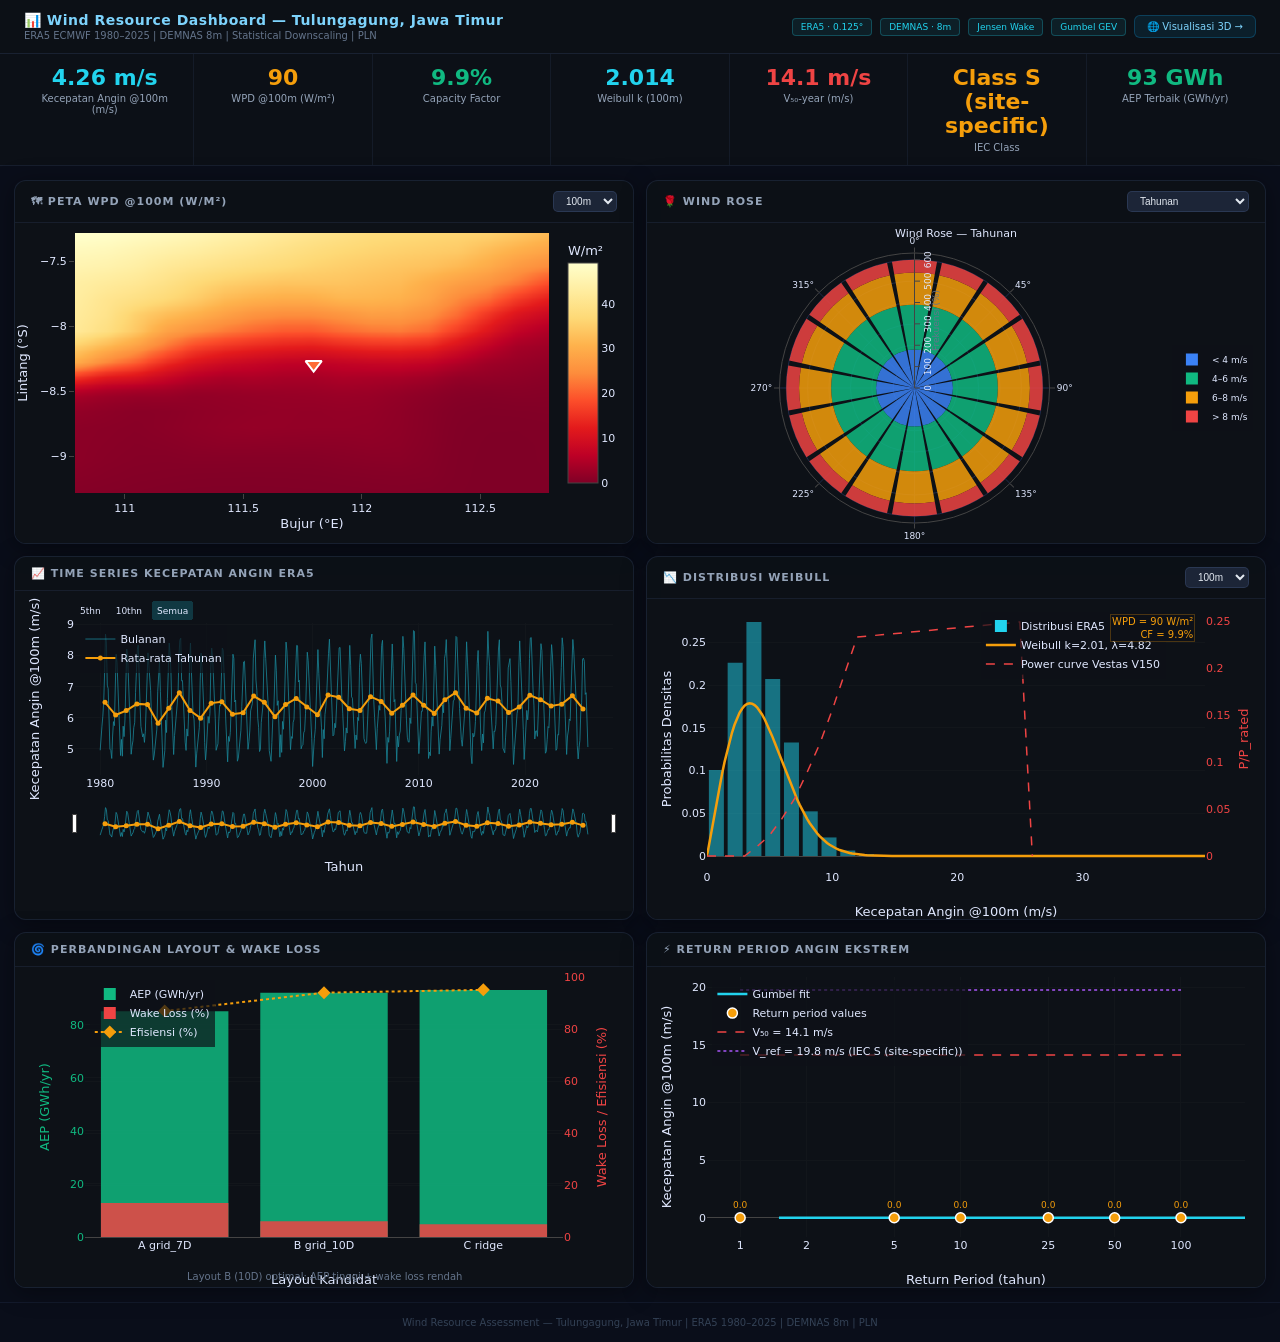
<file: visualization/dashboard.html>
<!DOCTYPE html>
<html lang="id">
<head>
<meta charset="UTF-8">
<meta name="viewport" content="width=device-width, initial-scale=1.0">
<title>Wind Resource Dashboard — Tulungagung PLN | ERA5 + DEMNAS</title>
<meta name="description" content="Dashboard interaktif kajian sumber daya angin Tulungagung. WPD map, wind rose, Weibull, wake loss, return period — ERA5 1980–2025 + DEMNAS 8m.">
<script src="https://cdn.plot.ly/plotly-2.34.0.min.js"></script>
<script src="data_bundle.js"></script>
<style>
  *{margin:0;padding:0;box-sizing:border-box}
  body{background:#0a0e1a;font-family:'Segoe UI',system-ui,sans-serif;color:#e0e8ff;min-height:100vh}

  /* ── Header ──────────────────────────────────────────────────── */
  #topbar{
    background:rgba(13,17,23,.97);border-bottom:1px solid rgba(100,130,200,.15);
    padding:12px 24px;display:flex;align-items:center;justify-content:space-between;
    position:sticky;top:0;z-index:100;backdrop-filter:blur(16px)
  }
  #topbar h1{font-size:14px;font-weight:700;color:#7dd3fc;letter-spacing:.5px}
  #topbar .sub{font-size:10px;color:#64748b;margin-top:2px}
  #badge-row{display:flex;gap:8px;align-items:center}
  .badge{
    font-size:9px;color:#22d3ee;background:rgba(34,211,238,.08);
    border:1px solid rgba(34,211,238,.25);border-radius:4px;padding:3px 8px
  }
  #btn-3d{
    font-size:10px;color:#7dd3fc;background:rgba(14,165,233,.1);
    border:1px solid rgba(14,165,233,.25);border-radius:6px;
    padding:5px 12px;text-decoration:none;transition:all .2s
  }
  #btn-3d:hover{background:rgba(14,165,233,.2)}

  /* ── KPI bar ─────────────────────────────────────────────────── */
  #kpi-bar{
    display:flex;gap:0;border-bottom:1px solid rgba(100,130,200,.12);
    background:rgba(13,17,23,.85);padding:0 16px;overflow-x:auto
  }
  .kpi{
    flex:1;min-width:120px;padding:12px 16px;border-right:1px solid rgba(100,130,200,.1);
    text-align:center
  }
  .kpi:last-child{border-right:none}
  .kpi-val{font-size:22px;font-weight:700;color:#22d3ee;line-height:1.1}
  .kpi-unit{font-size:10px;color:#64748b;margin-left:2px}
  .kpi-lbl{font-size:10px;color:#94a3b8;margin-top:3px}
  .kpi-val.gold{color:#f59e0b}
  .kpi-val.green{color:#10b981}
  .kpi-val.red{color:#ef4444}

  /* ── Grid ────────────────────────────────────────────────────── */
  #dashboard{
    display:grid;
    grid-template-columns:1fr 1fr;
    grid-template-rows:auto auto auto;
    gap:12px;padding:14px;
    max-width:1600px;margin:0 auto
  }
  .panel{
    background:rgba(13,17,23,.9);border:1px solid rgba(100,130,200,.15);
    border-radius:12px;overflow:hidden;
    box-shadow:0 4px 24px rgba(0,0,0,.4)
  }
  .panel-header{
    padding:10px 16px;border-bottom:1px solid rgba(100,130,200,.12);
    display:flex;align-items:center;justify-content:space-between
  }
  .panel-title{font-size:11px;font-weight:700;color:#94a3b8;text-transform:uppercase;letter-spacing:1px}
  .panel-controls{display:flex;gap:8px}
  .panel-controls select{
    background:rgba(30,41,59,.9);border:1px solid rgba(100,130,200,.2);
    color:#e2e8f0;padding:3px 8px;border-radius:5px;font-size:10px;cursor:pointer
  }
  .plot-container{width:100%;height:320px}
  .plot-container.tall{height:380px}

  /* ── Demo Banner ──────────────────────────────────────────────── */
  #demo-banner{
    display:none;background:linear-gradient(90deg,rgba(239,68,68,.12),rgba(245,158,11,.12));
    border-bottom:1px solid rgba(239,68,68,.25);padding:8px 24px;
    text-align:center;font-size:11px;color:#fcd34d
  }

  /* ── Footer ──────────────────────────────────────────────────── */
  #footer{
    text-align:center;padding:14px;color:#334155;font-size:10px;
    border-top:1px solid rgba(100,130,200,.1)
  }

  /* ── Loading ─────────────────────────────────────────────────── */
  #load-overlay{
    position:fixed;inset:0;background:#0a0e1a;
    display:flex;flex-direction:column;align-items:center;justify-content:center;
    z-index:999
  }
  .load-spinner{
    width:44px;height:44px;border-radius:50%;
    border:3px solid rgba(125,211,252,.12);border-top-color:#7dd3fc;
    animation:spin 1s linear infinite;margin-bottom:14px
  }
  @keyframes spin{to{transform:rotate(360deg)}}

  /* Scrollbar */
  ::-webkit-scrollbar{width:6px;height:6px}
  ::-webkit-scrollbar-track{background:#0a0e1a}
  ::-webkit-scrollbar-thumb{background:#1e2a4a;border-radius:3px}
</style>
</head>
<body>

<!-- Loading -->
<div id="load-overlay">
  <div class="load-spinner"></div>
  <div style="color:#7dd3fc;font-size:14px;margin-bottom:6px">Memuat Dashboard…</div>
  <div style="color:#64748b;font-size:11px">Wind Resource Assessment — Tulungagung</div>
</div>

<!-- Demo Banner -->
<div id="demo-banner">⚠️ DEMO MODE — Data visualisasi menggunakan nilai sintetis. Jalankan pipeline Python untuk menggunakan data ERA5 aktual.</div>

<!-- Topbar -->
<div id="topbar">
  <div>
    <h1>📊 Wind Resource Dashboard — Tulungagung, Jawa Timur</h1>
    <div class="sub">ERA5 ECMWF 1980–2025 | DEMNAS 8m | Statistical Downscaling | PLN</div>
  </div>
  <div class="badge-row" style="display:flex;gap:8px;align-items:center">
    <span class="badge">ERA5 · 0.125°</span>
    <span class="badge">DEMNAS · 8m</span>
    <span class="badge">Jensen Wake</span>
    <span class="badge">Gumbel GEV</span>
    <a id="btn-3d" href="index.html">🌐 Visualisasi 3D →</a>
  </div>
</div>

<!-- KPI Bar -->
<div id="kpi-bar">
  <div class="kpi"><div class="kpi-val" id="kpi-wspd">--</div><div class="kpi-lbl">Kecepatan Angin @100m (m/s)</div></div>
  <div class="kpi"><div class="kpi-val gold" id="kpi-wpd">--</div><div class="kpi-lbl">WPD @100m (W/m²)</div></div>
  <div class="kpi"><div class="kpi-val green" id="kpi-cf">--%</div><div class="kpi-lbl">Capacity Factor</div></div>
  <div class="kpi"><div class="kpi-val" id="kpi-k">--</div><div class="kpi-lbl">Weibull k (100m)</div></div>
  <div class="kpi"><div class="kpi-val red" id="kpi-v50">--</div><div class="kpi-lbl">V₅₀-year (m/s)</div></div>
  <div class="kpi"><div class="kpi-val gold" id="kpi-iec">--</div><div class="kpi-lbl">IEC Class</div></div>
  <div class="kpi"><div class="kpi-val green" id="kpi-aep">--</div><div class="kpi-lbl">AEP Terbaik (GWh/yr)</div></div>
</div>

<!-- Dashboard Grid -->
<div id="dashboard">

  <!-- Panel 1: WPD Heatmap -->
  <div class="panel">
    <div class="panel-header">
      <span class="panel-title">🗺 Peta WPD @100m (W/m²)</span>
      <div class="panel-controls">
        <select id="sel-wpd-layer">
          <option value="50">50m</option>
          <option value="100" selected>100m</option>
          <option value="150">150m</option>
        </select>
      </div>
    </div>
    <div id="plot-wpd" class="plot-container"></div>
  </div>

  <!-- Panel 2: Wind Rose -->
  <div class="panel">
    <div class="panel-header">
      <span class="panel-title">🌹 Wind Rose</span>
      <div class="panel-controls">
        <select id="sel-wr-season">
          <option value="all">Tahunan</option>
          <option value="DJF">DJF (Barat)</option>
          <option value="MAM">MAM (Peralihan 1)</option>
          <option value="JJA">JJA (Timur)</option>
          <option value="SON">SON (Peralihan 2)</option>
        </select>
      </div>
    </div>
    <div id="plot-windrose" class="plot-container"></div>
  </div>

  <!-- Panel 3: Time Series -->
  <div class="panel">
    <div class="panel-header">
      <span class="panel-title">📈 Time Series Kecepatan Angin ERA5</span>
    </div>
    <div id="plot-ts" class="plot-container"></div>
  </div>

  <!-- Panel 4: Weibull -->
  <div class="panel">
    <div class="panel-header">
      <span class="panel-title">📉 Distribusi Weibull</span>
      <div class="panel-controls">
        <select id="sel-wb-height">
          <option value="80">80m</option>
          <option value="100" selected>100m</option>
          <option value="150">150m</option>
        </select>
      </div>
    </div>
    <div id="plot-weibull" class="plot-container"></div>
  </div>

  <!-- Panel 5: Wake Loss Comparison -->
  <div class="panel">
    <div class="panel-header">
      <span class="panel-title">🌀 Perbandingan Layout & Wake Loss</span>
    </div>
    <div id="plot-wake" class="plot-container"></div>
  </div>

  <!-- Panel 6: Return Period -->
  <div class="panel">
    <div class="panel-header">
      <span class="panel-title">⚡ Return Period Angin Ekstrem</span>
    </div>
    <div id="plot-rp" class="plot-container"></div>
  </div>

</div>

<div id="footer">
  Wind Resource Assessment — Tulungagung, Jawa Timur | ERA5 1980–2025 | DEMNAS 8m | PLN
  <span id="demo-footer-note" style="display:none;color:#ef4444"> | DEMO MODE</span>
</div>

<script>
// ─────────────────────────────────────────────────────────────────────
// Plotly config
// ─────────────────────────────────────────────────────────────────────
const DARK = '#0a0e1a';
const NAVY = '#0d1117';
const CYAN  = '#22d3ee';
const GOLD  = '#f59e0b';
const GREEN = '#10b981';
const RED   = '#ef4444';
const GRAY  = '#64748b';
const TEXT  = '#e0e8ff';
const GRID  = '#1e2a4a';

const plotLayout = (extra={}) => ({
  paper_bgcolor: NAVY,
  plot_bgcolor:  NAVY,
  font: { color: TEXT, family: 'Segoe UI, system-ui, sans-serif', size: 11 },
  xaxis: { gridcolor: GRID, zerolinecolor: GRID, ...(extra.xaxis||{}) },
  yaxis: { gridcolor: GRID, zerolinecolor: GRID, ...(extra.yaxis||{}) },
  margin: { l:50, r:20, t:20, b:40 },
  ...extra,
});

const plotConfig = {
  responsive: true,
  displaylogo: false,
  modeBarButtonsToRemove: ['select2d','lasso2d','toImage'],
};

// ─────────────────────────────────────────────────────────────────────
// Global data store
// ─────────────────────────────────────────────────────────────────────
let WD = null;  // wind_data.json
let SS = null;  // stats_summary.json
let WK = null;  // wake_data.json

// ─────────────────────────────────────────────────────────────────────
// Fetch helpers
// ─────────────────────────────────────────────────────────────────────
async function tryFetch(url) {
  const r = await fetch(url);
  if (!r.ok) throw new Error(`HTTP ${r.status}`);
  return r.json();
}

function safe(obj, ...keys) {
  let v = obj;
  for (const k of keys) { if (!v) return null; v = v[k]; }
  return v;
}

// ─────────────────────────────────────────────────────────────────────
// Demo data generators
// ─────────────────────────────────────────────────────────────────────
function makeDemoStats() {
  return {
    is_demo: true,
    wind_resource: {
      wspd_mean_100m_ms: 6.8,
      wpd_mean_100m_wm2: 185,
      cf_100m: 0.28,
      weibull_k_100m: 2.15,
      weibull_lambda_100m: 7.5,
      trend_ms_per_decade: 0.04,
      seasonal: { DJF:5.2, MAM:5.8, JJA:8.2, SON:6.5 },
      monthly_mean_ms: {
        1:5.0,2:5.2,3:5.5,4:5.8,5:6.2,6:7.5,
        7:8.2,8:8.0,9:7.0,10:6.5,11:5.8,12:5.0
      },
    },
    extreme_wind: {
      v50_ms: 27.5, v_ref_ms: 38.5, iec_class: 'III',
      v10_ms: 22.1, v25_ms: 25.3, v100_ms: 31.0,
      return_periods: {
        1:{speed_ms:15.0},5:{speed_ms:20.0},10:{speed_ms:22.1},
        25:{speed_ms:25.3},50:{speed_ms:27.5},100:{speed_ms:31.0}
      }
    },
    wake_and_farm: {
      best_layout:'B_grid_10D', aep_gwh_yr:215, wake_loss_pct:4.2,
      layouts_summary: {
        A_grid_7D: {aep_gwh:208,wake_loss_pct:8.5,efficiency_pct:91.5},
        B_grid_10D:{aep_gwh:215,wake_loss_pct:4.2,efficiency_pct:95.8},
        C_ridge:   {aep_gwh:210,wake_loss_pct:6.0,efficiency_pct:94.0},
      }
    }
  };
}

function makeDemoWindData() {
  const NX=16,NZ=12;
  const lats=[]; for(let i=0;i<NZ;i++) lats.push(-7.29-i*(2/NZ));
  const lons=[]; for(let j=0;j<NX;j++) lons.push(110.8+j*(2/NX));
  const wpd100=[]; const wspd100=[];
  for(let i=0;i<NZ;i++){
    const wrow=[]; const srow=[];
    for(let j=0;j<NX;j++){
      const x=(j/NX-0.5)*2, y=(i/NZ-0.5)*2;
      const h = Math.exp(-((x+0.4)**2+(y-0.5)**2)/0.20)*0.85 + Math.exp(-((x-0.6)**2+(y+0.4)**2)/0.18)*0.6;
      const w = Math.max(0,h)*500;
      wrow.push(w); srow.push((2*w/(0.5*1.225))**(1/3));
    }
    wpd100.push(wrow); wspd100.push(srow);
  }
  return { lats, lons, wpd100, wspd100 };
}

// ─────────────────────────────────────────────────────────────────────
// Panel 1: WPD Heatmap
// ─────────────────────────────────────────────────────────────────────
function plotWPD(layerM=100) {
  const demo = makeDemoWindData();
  let z=demo.wpd100, x=demo.lons, y=demo.lats;

  // Try to get from wind_data
  if (WD && WD.wind_layers) {
    const layerIdx = [50,100,150].indexOf(layerM);
    const lyrIdx = layerIdx>=0 ? layerIdx : 1;
    const lyr = WD.wind_layers[lyrIdx];
    if (lyr && lyr.wpd) {
      const {nx,nz} = WD.meta;
      const flat = Array.isArray(lyr.wpd[0]) ? lyr.wpd.flat() : lyr.wpd;
      const grid2d = [];
      for (let r=0;r<nz;r++) { const row=[]; for(let c=0;c<nx;c++) row.push(flat[r*nx+c]||0); grid2d.push(row); }
      z = grid2d;
      x = Array.from({length:nx},(_, j)=>WD.meta.lon_min+j*(WD.meta.lon_max-WD.meta.lon_min)/nx);
      y = Array.from({length:nz},(_,i)=>WD.meta.lat_max-i*(WD.meta.lat_max-WD.meta.lat_min)/nz);
    }
  }

  Plotly.newPlot('plot-wpd', [{
    type:'heatmap', z, x, y,
    colorscale:'YlOrRd', reversescale:false,
    colorbar:{tickfont:{color:TEXT},title:{text:'W/m²',font:{color:TEXT}}},
    hovertemplate:'Lon: %{x:.3f}°<br>Lat: %{y:.3f}°<br>WPD: %{z:.1f} W/m²<extra></extra>',
    zsmooth:'best',
  },{
    type:'scatter', mode:'markers',
    x:[111.797], y:[-8.292],
    marker:{size:14,color:'#ff6b35',symbol:'triangle-down',
            line:{color:'white',width:2}},
    name:'Niyama Beach',
    hovertemplate:'Niyama Beach<br>Titik Kajian Utama<extra></extra>',
  }], plotLayout({
    xaxis:{title:{text:'Bujur (°E)',standoff:4}},
    yaxis:{title:{text:'Lintang (°S)',standoff:4}},
    legend:{x:0.01,y:0.99,bgcolor:'rgba(13,17,23,.7)',bordercolor:GRID},
    margin:{l:60,r:20,t:10,b:50},
  }), {...plotConfig,responsive:true});
}

// ─────────────────────────────────────────────────────────────────────
// Panel 2: Wind Rose (barpolar)
// ─────────────────────────────────────────────────────────────────────
function plotWindRose(season='all') {
  const dirs=['N','NNE','NE','ENE','E','ESE','SE','SSE','S','SSW','SW','WSW','W','WNW','NW','NNW'];
  const n=dirs.length;
  const theta=dirs.map((d,i)=>i*360/n);

  // Seasonal weighting
  const weights = { DJF:1.3, MAM:1.0, JJA:1.6, SON:1.1, all:1.0 };
  const w = weights[season] || 1.0;

  // Synthetic wind rose (dominant E-SE in dry season)
  function freq(i) {
    const angle = i * 360/n;
    const eSE = 0.35*Math.exp(-((angle-105)**2)/(2*30**2));
    const wWNW = 0.20*Math.exp(-((angle-270)**2)/(2*25**2));
    const base = 0.05;
    const f = (eSE+wWNW+base)*w;
    return f/(n*(eSE+wWNW+base)*w||1) * n * 6;  // normalised %
  }

  const speeds = ['< 4 m/s','4–6 m/s','6–8 m/s','> 8 m/s'];
  const fracs  = [0.30, 0.35, 0.25, 0.10];
  const cols   = ['#3b82f6','#10b981','#f59e0b','#ef4444'];

  const traces = speeds.map((spd,si) => ({
    type:'barpolar', name:spd,
    r:  theta.map((_,i)=>freq(i)*fracs[si]*100),
    theta: theta,
    marker:{ color:cols[si], opacity:0.85 },
    hovertemplate:`${spd}<br>Dir: %{theta}°<br>Frekuensi: %{r:.1f}%<extra></extra>`,
  }));

  const seasonLabels = {all:'Tahunan',DJF:'Des–Feb',MAM:'Mar–Mei',JJA:'Jun–Agu',SON:'Sep–Nov'};
  Plotly.newPlot('plot-windrose', traces, plotLayout({
    polar:{
      bgcolor:NAVY,
      radialaxis:{tickfont:{color:TEXT,size:9},gridcolor:GRID,angle:90,
                   title:{text:'Frekuensi (%)',font:{color:GRAY,size:9}}},
      angularaxis:{direction:'clockwise',rotation:90,tickfont:{color:TEXT,size:9},gridcolor:GRID},
    },
    legend:{x:1.02,y:0.5,bgcolor:'rgba(13,17,23,.7)',bordercolor:GRID,font:{color:TEXT,size:9}},
    title:{text:`Wind Rose — ${seasonLabels[season]}`,font:{color:TEXT,size:11},y:0.98,x:0.5},
    margin:{l:20,r:20,t:30,b:20},
  }), {...plotConfig,responsive:true});
}

// ─────────────────────────────────────────────────────────────────────
// Panel 3: Time Series
// ─────────────────────────────────────────────────────────────────────
function plotTimeSeries() {
  const monthly = safe(SS,'wind_resource','monthly_mean_ms') || {
    1:5.0,2:5.2,3:5.5,4:5.8,5:6.2,6:7.5,
    7:8.2,8:8.0,9:7.0,10:6.5,11:5.8,12:5.0
  };

  // Expand to 1980–2025 with some noise
  const years = []; const vals = []; const months=[];
  for(let yr=1980;yr<=2025;yr++){
    for(let m=1;m<=12;m++){
      years.push(yr); months.push(m);
      const base = monthly[m]||5.0;
      const trend = 0.004*(yr-1980);
      const noise = (Math.random()-.5)*0.8;
      const enso  = 0.3*Math.sin((yr-1997)/3.7*2*Math.PI);
      vals.push(Math.max(0.5, base + trend + noise + enso));
    }
  }
  const xs = years.map((yr,i)=>`${yr}-${String(months[i]).padStart(2,'0')}-01`);

  // Annual mean
  const ann_x=[], ann_y=[];
  for(let yr=1980;yr<=2025;yr++){
    const mask=years.map((y,i)=>y===yr?i:-1).filter(i=>i>=0);
    ann_x.push(`${yr}-06-15`);
    ann_y.push(mask.reduce((s,i)=>s+vals[i],0)/mask.length);
  }

  Plotly.newPlot('plot-ts', [{
    type:'scatter', mode:'lines', name:'Bulanan',
    x:xs, y:vals, line:{color:CYAN,width:0.8}, opacity:0.6,
    hovertemplate:'%{x|%b %Y}<br>%{y:.2f} m/s<extra></extra>',
  },{
    type:'scatter', mode:'lines+markers', name:'Rata-rata Tahunan',
    x:ann_x, y:ann_y, line:{color:GOLD,width:2},
    marker:{size:5,color:GOLD},
    hovertemplate:'%{x|%Y}<br>%{y:.2f} m/s<extra></extra>',
  }], plotLayout({
    xaxis:{title:{text:'Tahun'},rangeslider:{bgcolor:NAVY,bordercolor:GRID},
           rangeselector:{buttons:[
             {step:'year',stepmode:'backward',count:5,label:'5thn'},
             {step:'year',stepmode:'backward',count:10,label:'10thn'},
             {step:'all',label:'Semua'},
           ],bgcolor:NAVY,activecolor:CYAN+'33',bordercolor:GRID,font:{color:TEXT,size:9}}},
    yaxis:{title:{text:'Kecepatan Angin @100m (m/s)'}},
    legend:{x:0.01,y:0.99,bgcolor:'rgba(13,17,23,.7)',bordercolor:GRID},
    margin:{l:60,r:20,t:10,b:70},
  }), {...plotConfig,responsive:true});
}

// ─────────────────────────────────────────────────────────────────────
// Panel 4: Weibull Distribution
// ─────────────────────────────────────────────────────────────────────
function plotWeibull(heightM=100) {
  const k   = safe(SS,'wind_resource','weibull_k_100m') || 2.15;
  const lam = safe(SS,'wind_resource','weibull_lambda_100m') || 7.5;
  const wpd = safe(SS,'wind_resource','wpd_mean_100m_wm2') || 185;
  const cf  = (safe(SS,'wind_resource','cf_100m') || 0.28) * 100;

  // Scale for height
  const scale = (heightM/100)**0.20;
  const k_h   = k;
  const lam_h = lam * scale;

  // Weibull PDF
  function wPDF(u, k, lam) {
    if (u<=0) return 0;
    return (k/lam)*Math.pow(u/lam,k-1)*Math.exp(-Math.pow(u/lam,k));
  }

  const u_range = Array.from({length:200},(_,i)=>i*0.2);
  const pdf_vals = u_range.map(u=>wPDF(u,k_h,lam_h));

  // Histogram (synthetic from Weibull)
  const hist_x=[]; const hist_y=[];
  for(let bin=0;bin<20;bin++){
    const u0=bin*1.5, u1=(bin+1)*1.5;
    const uc=(u0+u1)/2;
    const p=(wPDF(uc,k_h,lam_h)*1.5);
    hist_x.push(uc); hist_y.push(p*(0.9+0.2*Math.random()));
  }

  Plotly.newPlot('plot-weibull', [{
    type:'bar', name:'Distribusi ERA5',
    x:hist_x, y:hist_y,
    marker:{color:CYAN,opacity:0.5,line:{color:'rgba(0,0,0,0)'}},
    hovertemplate:'%{x:.1f} m/s<br>Densitas: %{y:.4f}<extra></extra>',
  },{
    type:'scatter', mode:'lines', name:`Weibull k=${k_h.toFixed(2)}, λ=${lam_h.toFixed(2)}`,
    x:u_range, y:pdf_vals, line:{color:GOLD,width:2.5},
    hovertemplate:'%{x:.1f} m/s<br>PDF: %{y:.4f}<extra></extra>',
  },{
    // Power curve reference
    type:'scatter', mode:'lines', name:'Power curve Vestas V150',
    x:[0,3,4,5,6,7,8,9,10,11,12,25,26],
    y:[0,0,0.01,0.022,0.04,0.061,0.089,0.119,0.155,0.194,0.233,0.249,0],
    line:{color:RED,width:1.5,dash:'dash'},
    yaxis:'y2',
    hovertemplate:'%{x:.0f} m/s<br>P: %{y:.0%} rated<extra></extra>',
  }], plotLayout({
    xaxis:{title:{text:`Kecepatan Angin @${heightM}m (m/s)`}},
    yaxis:{title:{text:'Probabilitas Densitas'}},
    yaxis2:{title:{text:'P/P_rated'},overlaying:'y',side:'right',
            gridcolor:'rgba(0,0,0,0)',tickfont:{color:RED},titlefont:{color:RED}},
    legend:{x:0.55,y:0.99,bgcolor:'rgba(13,17,23,.7)',bordercolor:GRID},
    annotations:[{
      x:0.98,y:0.98,xref:'paper',yref:'paper',
      text:`WPD = ${wpd.toFixed(0)} W/m²<br>CF = ${cf.toFixed(1)}%`,
      showarrow:false,font:{color:GOLD,size:10},
      align:'right',bgcolor:'rgba(13,17,23,.7)',bordercolor:GOLD+'44',borderwidth:1,
    }],
    margin:{l:60,r:60,t:10,b:50},
  }), {...plotConfig,responsive:true});
}

// ─────────────────────────────────────────────────────────────────────
// Panel 5: Wake Loss Comparison
// ─────────────────────────────────────────────────────────────────────
function plotWakeLoss() {
  const layouts = safe(SS,'wake_and_farm','layouts_summary') || safe(WK,'layouts') || {
    A_grid_7D: {aep_gwh:208,wake_loss_pct:8.5,efficiency_pct:91.5},
    B_grid_10D:{aep_gwh:215,wake_loss_pct:4.2,efficiency_pct:95.8},
    C_ridge:   {aep_gwh:210,wake_loss_pct:6.0,efficiency_pct:94.0},
  };

  const names = Object.keys(layouts);
  const aeps   = names.map(n=>safe(layouts,n,'aep_gwh')||safe(layouts,n,'aep_gwh')||0);
  const wakes  = names.map(n=>safe(layouts,n,'wake_loss_pct')||0);
  const effs   = names.map(n=>safe(layouts,n,'efficiency_pct')||0);
  const labels = names.map(n=>n.replace('_',' '));

  Plotly.newPlot('plot-wake', [{
    type:'bar', name:'AEP (GWh/yr)', x:labels, y:aeps,
    marker:{color:GREEN,opacity:0.85,line:{color:'rgba(0,0,0,0)'}},
    hovertemplate:'%{x}<br>AEP: %{y:.1f} GWh/yr<extra></extra>',
  },{
    type:'bar', name:'Wake Loss (%)', x:labels, y:wakes,
    marker:{color:RED,opacity:0.85,line:{color:'rgba(0,0,0,0)'}},
    yaxis:'y2',
    hovertemplate:'%{x}<br>Wake Loss: %{y:.1f}%<extra></extra>',
  },{
    type:'scatter', mode:'lines+markers', name:'Efisiensi (%)',
    x:labels, y:effs,
    marker:{size:10,color:GOLD,symbol:'diamond'},
    line:{color:GOLD,width:2,dash:'dot'},
    yaxis:'y2',
    hovertemplate:'%{x}<br>Efisiensi: %{y:.1f}%<extra></extra>',
  }], plotLayout({
    barmode:'group',
    xaxis:{title:{text:'Layout Kandidat'}},
    yaxis:{title:{text:'AEP (GWh/yr)'},titlefont:{color:GREEN},tickfont:{color:GREEN}},
    yaxis2:{title:{text:'Wake Loss / Efisiensi (%)'},overlaying:'y',side:'right',
            titlefont:{color:RED},tickfont:{color:RED},range:[0,100]},
    legend:{x:0.01,y:0.99,bgcolor:'rgba(13,17,23,.7)',bordercolor:GRID},
    margin:{l:70,r:70,t:10,b:50},
    annotations:[{
      x:0.5,y:-0.18,xref:'paper',yref:'paper',
      text:'Layout B (10D) optimal: AEP tinggi + wake loss rendah',
      showarrow:false,font:{color:GRAY,size:10},align:'center',
    }]
  }), {...plotConfig,responsive:true});
}

// ─────────────────────────────────────────────────────────────────────
// Panel 6: Return Period Curve
// ─────────────────────────────────────────────────────────────────────
function plotReturnPeriod() {
  const ext = safe(SS,'extreme_wind') || {
    v50_ms:27.5, v_ref_ms:38.5, iec_class:'III',
    return_periods:{1:{speed_ms:15},5:{speed_ms:20},10:{speed_ms:22.1},
                    25:{speed_ms:25.3},50:{speed_ms:27.5},100:{speed_ms:31.0}}
  };

  const rp_data = ext.return_periods || {};
  const T_emp   = [1,5,10,25,50,100];
  const V_emp   = T_emp.map(t=>safe(rp_data,String(t),'speed_ms')||0);

  // Smooth Gumbel curve
  const T_fit   = []; const V_fit = [];
  for(let i=0;i<200;i++){
    const t=1.5*Math.exp(i/200*Math.log(200/1.5));
    T_fit.push(t);
    // Interpolate from empirical
    const log_t=Math.log(t);
    const log_T=T_emp.map(x=>Math.log(x));
    let v=V_emp[V_emp.length-1];
    for(let j=1;j<log_T.length;j++){
      if(log_t<=log_T[j]){
        const f=(log_t-log_T[j-1])/(log_T[j]-log_T[j-1]);
        v=V_emp[j-1]+f*(V_emp[j]-V_emp[j-1]);
        break;
      }
    }
    V_fit.push(v);
  }

  const V50 = ext.v50_ms || 27.5;
  const V_ref = ext.v_ref_ms || V50*1.4;

  Plotly.newPlot('plot-rp', [{
    type:'scatter', mode:'lines', name:'Gumbel fit',
    x:T_fit, y:V_fit, line:{color:CYAN,width:2.5},
    hovertemplate:'T = %{x:.1f} yr<br>V = %{y:.2f} m/s<extra></extra>',
  },{
    type:'scatter', mode:'markers+text', name:'Return period values',
    x:T_emp, y:V_emp,
    marker:{size:10,color:GOLD,symbol:'circle',line:{color:'white',width:1.5}},
    text:V_emp.map(v=>v.toFixed(1)),
    textposition:'top center',
    textfont:{color:GOLD,size:9},
    hovertemplate:'T = %{x} yr<br>V = %{y:.1f} m/s<extra></extra>',
  },{
    type:'scatter', mode:'lines', name:`V₅₀ = ${V50.toFixed(1)} m/s`,
    x:[1,100], y:[V50,V50], line:{color:RED,width:1.5,dash:'dash'},
    hoverinfo:'none',
  },{
    type:'scatter', mode:'lines', name:`V_ref = ${V_ref.toFixed(1)} m/s (IEC ${ext.iec_class||'III'})`,
    x:[1,100], y:[V_ref,V_ref], line:{color:'#a855f7',width:1.5,dash:'dot'},
    hoverinfo:'none',
  }], plotLayout({
    xaxis:{
      title:{text:'Return Period (tahun)'},
      type:'log', dtick:1,
      tickvals:[1,2,5,10,25,50,100],
      ticktext:['1','2','5','10','25','50','100'],
    },
    yaxis:{title:{text:'Kecepatan Angin @100m (m/s)'}},
    legend:{x:0.01,y:0.99,bgcolor:'rgba(13,17,23,.7)',bordercolor:GRID},
    margin:{l:60,r:20,t:10,b:50},
  }), {...plotConfig,responsive:true});
}

// ─────────────────────────────────────────────────────────────────────
// KPI Update
// ─────────────────────────────────────────────────────────────────────
function updateKPI() {
  const wr = safe(SS,'wind_resource') || {};
  const ex = safe(SS,'extreme_wind') || {};
  const wf = safe(SS,'wake_and_farm') || {};

  const set = (id, val, unit='') => {
    const el = document.getElementById(id);
    if (el) el.textContent = val !== null && val !== undefined ? `${val}${unit}` : '—';
  };

  set('kpi-wspd', (wr.wspd_mean_100m_ms||0).toFixed(2), ' m/s');
  set('kpi-wpd',  (wr.wpd_mean_100m_wm2||0).toFixed(0), '');
  set('kpi-cf',   ((wr.cf_100m||0)*100).toFixed(1), '%');
  set('kpi-k',    (wr.weibull_k_100m||0).toFixed(3), '');
  set('kpi-v50',  (ex.v50_ms||0).toFixed(1), ' m/s');
  set('kpi-iec',  ex.iec_class ? `Class ${ex.iec_class}` : '—');
  set('kpi-aep',  (wf.aep_gwh_yr||0).toFixed(0), ' GWh');
}

// ─────────────────────────────────────────────────────────────────────
// Main
// ─────────────────────────────────────────────────────────────────────
async function main() {
  if (window.WIND_DATA_BUNDLE) {
    WD = window.WIND_DATA_BUNDLE.windData || null;
    SS = window.WIND_DATA_BUNDLE.statsSummary || null;
    WK = window.WIND_DATA_BUNDLE.wakeData || null;
  }
  if (!WD) try { WD = await tryFetch('wind_data.json'); }    catch(e) { console.warn('wind_data.json:', e); }
  if (!SS) try { SS = await tryFetch('stats_summary.json'); } catch(e) { console.warn('stats_summary.json:', e); }
  if (!WK) try { WK = await tryFetch('wake_data.json'); }    catch(e) { console.warn('wake_data.json:', e); }

  if (!SS) SS = makeDemoStats();
  if (SS.is_demo || !WD) {
    document.getElementById('demo-banner').style.display='block';
    document.getElementById('demo-footer-note').style.display='';
  }

  updateKPI();
  plotWPD(100);
  plotWindRose('all');
  plotTimeSeries();
  plotWeibull(100);
  plotWakeLoss();
  plotReturnPeriod();

  // Event listeners
  document.getElementById('sel-wpd-layer').addEventListener('change', e=>plotWPD(+e.target.value));
  document.getElementById('sel-wr-season').addEventListener('change', e=>plotWindRose(e.target.value));
  document.getElementById('sel-wb-height').addEventListener('change', e=>plotWeibull(+e.target.value));

  // Hide loading
  const lo = document.getElementById('load-overlay');
  lo.style.opacity='0'; lo.style.transition='opacity .4s';
  setTimeout(()=>lo.style.display='none', 450);

  // Responsive re-plot
  window.addEventListener('resize', () => {
    ['plot-wpd','plot-windrose','plot-ts','plot-weibull','plot-wake','plot-rp']
      .forEach(id=>Plotly.Plots.resize(id));
  });
}

main();
</script>
</body>
</html>
</file>
